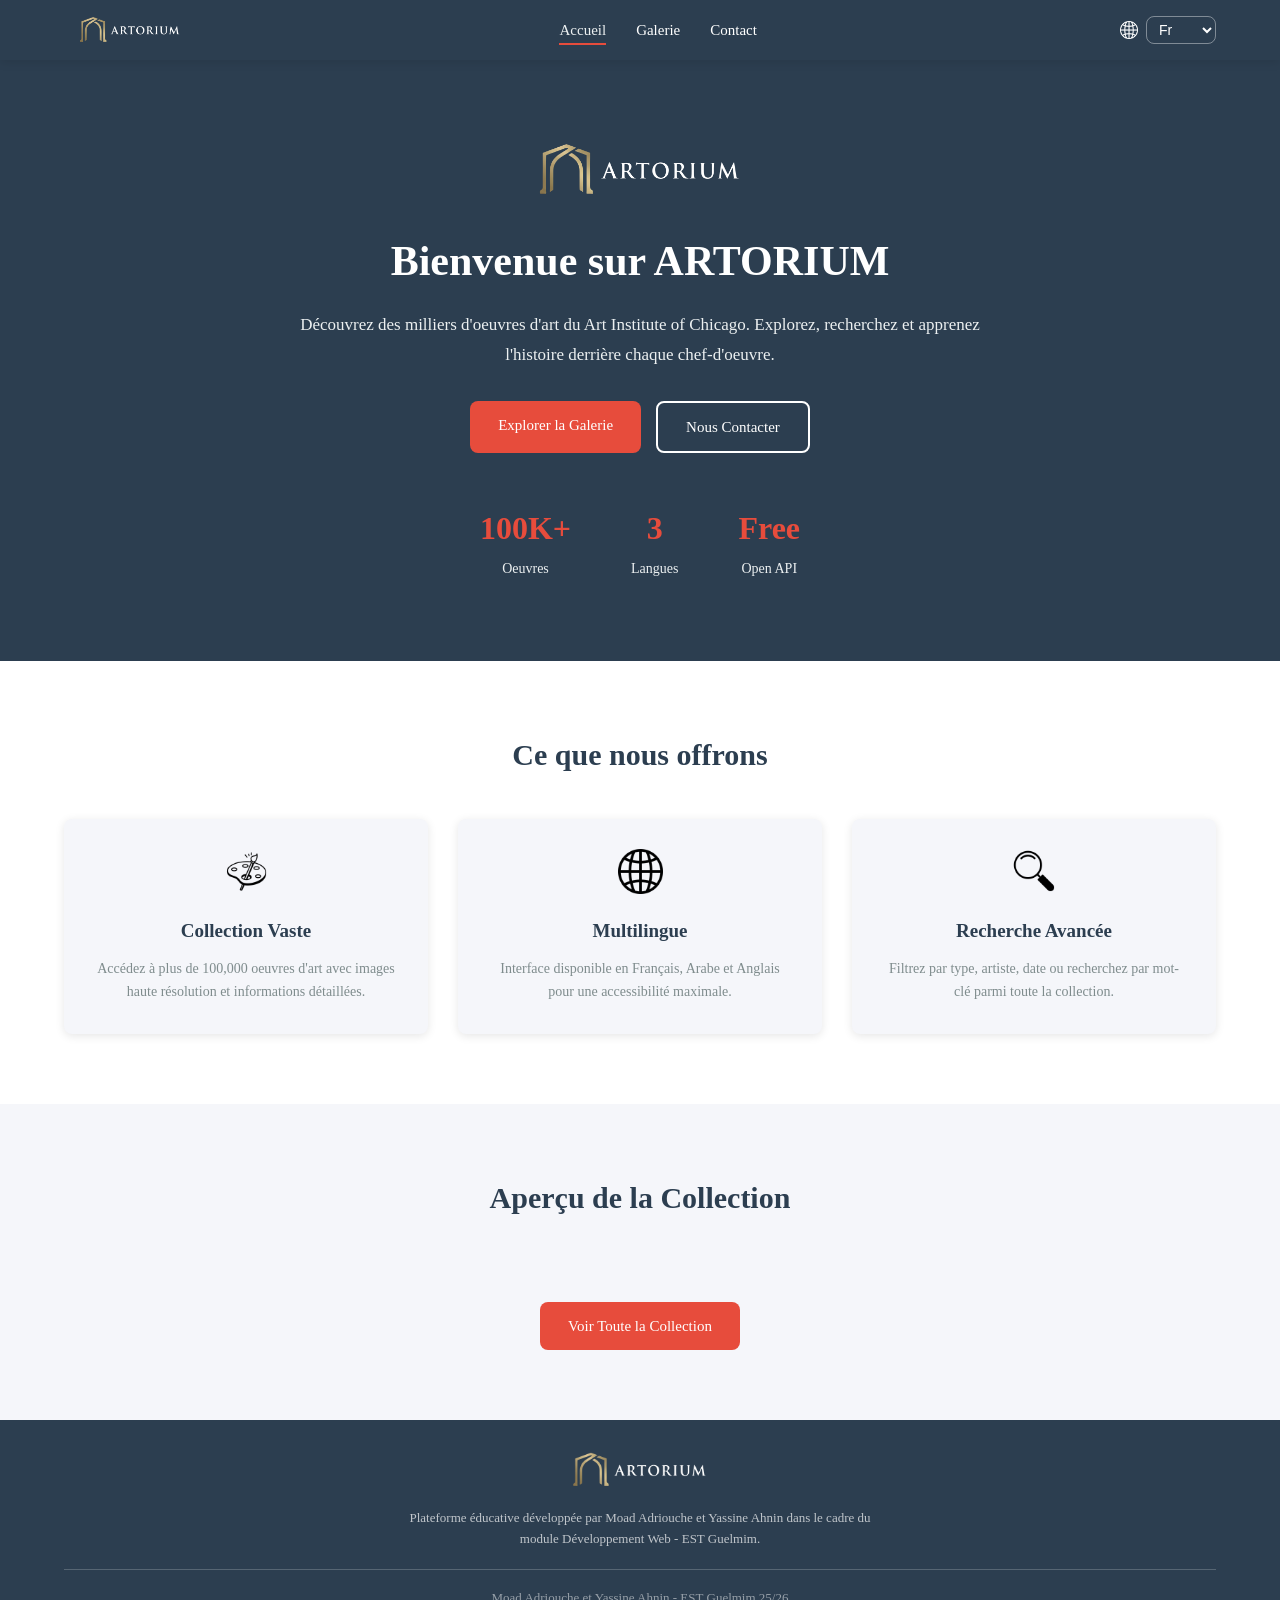
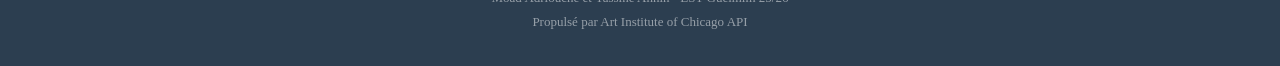
<file: index.html>
<!DOCTYPE html>
<html lang="fr">
<head>
    <meta charset="UTF-8">
    <meta name="viewport" content="width=device-width, initial-scale=1.0">
    <title>ARTORIUM - Accueil</title>
    <link rel="icon" type="image/png" href="icons/logo.png">
    <link rel="stylesheet" href="css/style.css">
</head>
<body>
    <!-- nav -->
    <nav class="navbar">
        <div class="container">
            <a href="index.html" class="nav-logo">
                <img src="icons/logo.png" alt="ARTORIUM" class="logo-img">
            </a>
            <ul class="nav-links">
                <li><a href="index.html" class="active" data-i18n="navHome">Accueil</a></li>
                <li><a href="main.html" data-i18n="navGallery">Galerie</a></li>
                <li><a href="contact.html" data-i18n="navContact">Contact</a></li>
            </ul>
            <div class="nav-lang">
                <img src="icons/globe.png" alt="Language" class="icon">
                <select id="langSelect">
                    <option value="fr">Fr</option>
                    <option value="ar">عربي</option>
                    <option value="en">Eng</option>
                </select>
            </div>
        </div>
    </nav>

    <!-- hero -->
    <section class="hero">
        <div class="container">
            <div class="hero-content">
                <img src="icons/logo.png" alt="ARTORIUM" class="hero-logo">
                <h1 data-i18n="heroTitle">Bienvenue sur ARTORIUM</h1>
                <p data-i18n="heroSubtitle">Découvrez des milliers d'oeuvres d'art du Art Institute of Chicago. Explorez, recherchez et apprenez l'histoire derrière chaque chef-d'oeuvre.</p>
                <div class="hero-buttons">
                    <a href="main.html" class="btn btn-primary" data-i18n="btnExplore">Explorer la Galerie</a>
                    <a href="contact.html" class="btn btn-secondary" data-i18n="btnContact">Nous Contacter</a>
                </div>
            </div>
            <div class="hero-stats">
                <div class="stat-item">
                    <span class="stat-number">100K+</span>
                    <span class="stat-label" data-i18n="statArtworks">Oeuvres</span>
                </div>
                <div class="stat-item">
                    <span class="stat-number">3</span>
                    <span class="stat-label" data-i18n="statLangs">Langues</span>
                </div>
                <div class="stat-item">
                    <span class="stat-number">Free</span>
                    <span class="stat-label" data-i18n="statApi">Open API</span>
                </div>
            </div>
        </div>
    </section>

    <!-- features -->
    <section class="features">
        <div class="container">
            <h2 data-i18n="featuresTitle">Ce que nous offrons</h2>
            <div class="features-grid">
                <div class="feature-card">
                    <div class="feature-icon">
                        <img src="icons/palette-de-peinture.png" alt="Art">
                    </div>
                    <h3 data-i18n="feat1Title">Collection Vaste</h3>
                    <p data-i18n="feat1Desc">Accédez à plus de 100,000 oeuvres d'art avec images haute résolution et informations détaillées.</p>
                </div>
                <div class="feature-card">
                    <div class="feature-icon">
                        <img src="icons/globe.png" alt="Multilingual">
                    </div>
                    <h3 data-i18n="feat2Title">Multilingue</h3>
                    <p data-i18n="feat2Desc">Interface disponible en Français, Arabe et Anglais pour une accessibilité maximale.</p>
                </div>
                <div class="feature-card">
                    <div class="feature-icon">
                        <img src="icons/chercher.png" alt="Search">
                    </div>
                    <h3 data-i18n="feat3Title">Recherche Avancée</h3>
                    <p data-i18n="feat3Desc">Filtrez par type, artiste, date ou recherchez par mot-clé parmi toute la collection.</p>
                </div>
            </div>
        </div>
    </section>

    <!-- preview -->
    <section class="preview">
        <div class="container">
            <h2 data-i18n="previewTitle">Aperçu de la Collection</h2>
            <div class="preview-grid" id="previewGrid">
                <!-- généré par script -->
            </div>
            <div class="preview-cta">
                <a href="main.html" class="btn btn-primary" data-i18n="btnSeeAll">Voir Toute la Collection</a>
            </div>
        </div>
    </section>

    <!-- footer -->
    <footer class="footer">
        <div class="container">
            <div class="footer-top">
                <img src="icons/logo.png" alt="ARTORIUM" class="footer-logo">
                <p data-i18n="footerDesc">Plateforme éducative développée par Moad Adriouche et Yassine Ahnin dans le cadre du module Développement Web - EST Guelmim.</p>
            </div>
            <div class="footer-bottom">
                <p>Moad Adriouche et Yassine Ahnin - EST Guelmim 25/26</p>
                <p data-i18n="poweredBy">Propulsé par Art Institute of Chicago API</p>
            </div>
        </div>
    </footer>

    <script src="js/app.js"></script>
</body>
</html>
</file>
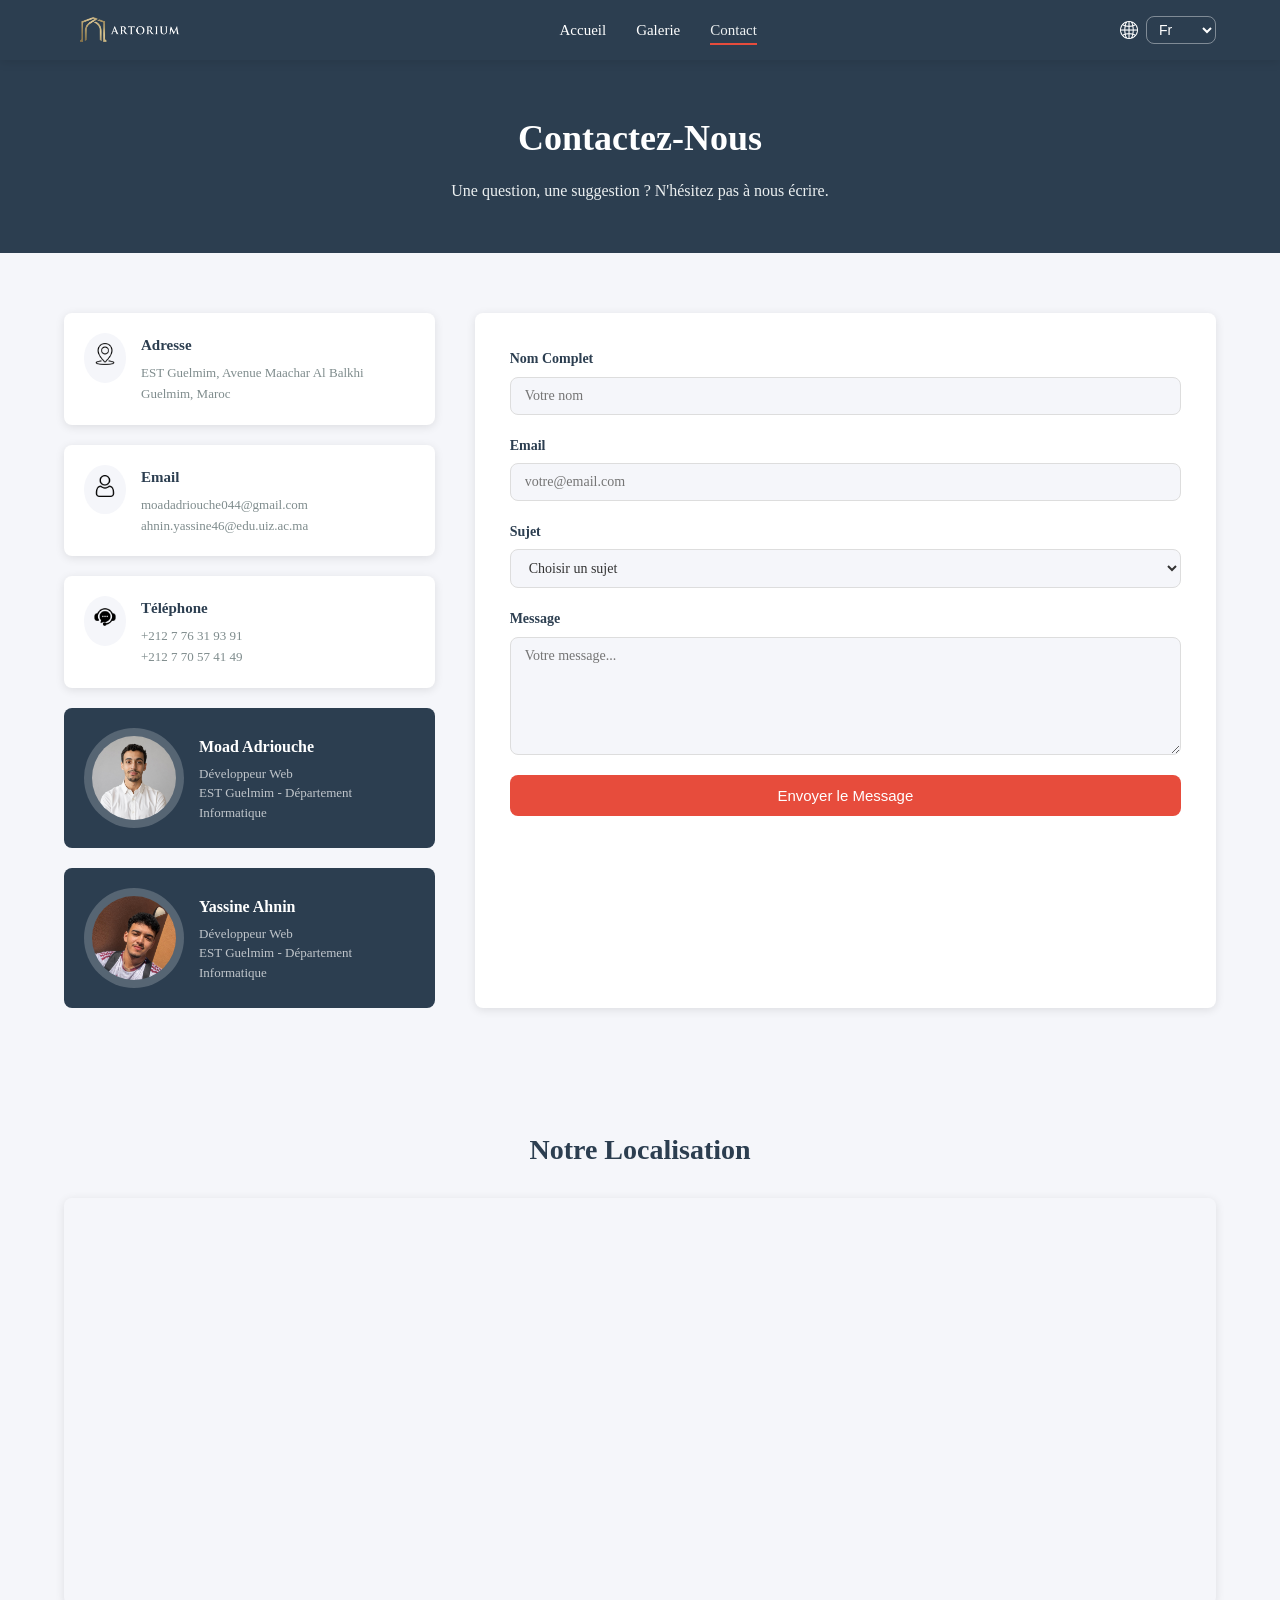
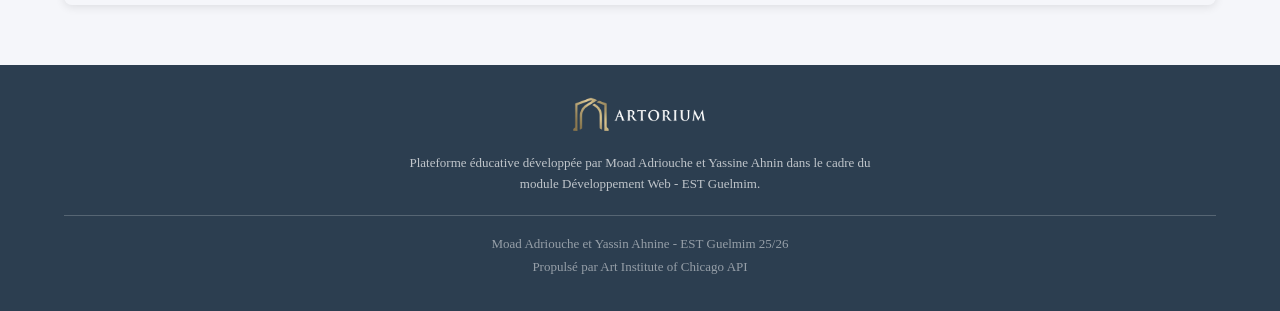
<file: contact.html>
<!DOCTYPE html>
<html lang="fr">
<head>
    <meta charset="UTF-8">
    <meta name="viewport" content="width=device-width, initial-scale=1.0">
    <title>ARTORIUM - Contact</title>
    <link rel="icon" type="image/png" href="icons/logo.png">
    <link rel="stylesheet" href="css/style.css">
</head>
<body>
    <!-- nav -->
    <nav class="navbar">
        <div class="container">
            <a href="index.html" class="nav-logo">
                <img src="icons/logo.png" alt="ARTORIUM" class="logo-img">
            </a>
            <ul class="nav-links">
                <li><a href="index.html" data-i18n="navHome">Accueil</a></li>
                <li><a href="main.html" data-i18n="navGallery">Galerie</a></li>
                <li><a href="contact.html" class="active" data-i18n="navContact">Contact</a></li>
            </ul>
            <div class="nav-lang">
                <img src="icons/globe.png" alt="Language" class="icon">
                <select id="langSelect">
                    <option value="fr">Fr</option>
                    <option value="ar">عربي</option>
                    <option value="en">Eng</option>
                </select>
            </div>
        </div>
    </nav>

    <!-- entete -->
    <header class="page-header">
        <div class="container">
            <h1 data-i18n="contactTitle">Contactez-Nous</h1>
            <p data-i18n="contactSubtitle">Une question, une suggestion ? N'hésitez pas à nous écrire.</p>
        </div>
    </header>

    <!-- contenu -->
    <main class="contact-main">
        <div class="container">
            <div class="contact-grid">
                <!-- info -->
                <div class="contact-info">
                    <div class="info-card">
                        <div class="info-icon">
                            <img src="icons/broche.png" alt="Location">
                        </div>
                        <div class="info-content">
                            <h3 data-i18n="addressLabel">Adresse</h3>
                            <p>EST Guelmim, Avenue Maachar Al Balkhi</p>
                            <p>Guelmim, Maroc</p>
                        </div>
                    </div>

                    <div class="info-card">
                        <div class="info-icon">
                            <img src="icons/user.png" alt="Email">
                        </div>
                        <div class="info-content">
                            <h3 data-i18n="emailLabel">Email</h3>
                            <p>moadadriouche044@gmail.com</p>
                            <p>ahnin.yassine46@edu.uiz.ac.ma</p>
                        </div>
                    </div>

                    <div class="info-card">
                        <div class="info-icon">
                            <img src="icons/customer-service.png" alt="Phone">
                        </div>
                        <div class="info-content">
                            <h3 data-i18n="phoneLabel">Téléphone</h3>
                            <p>+212 7 76 31 93 91</p>
                            <p>+212 7 70 57 41 49</p>
                        </div>
                    </div>

                    <div class="developer-card">
                        <img src="image/pp1.jpeg" alt="Developer" class="dev-avatar">
                        <div class="dev-info">
                            <h3 data-i18n="moad">Moad Adriouche</h3>
                            <p data-i18n="devRole">Développeur Web</p>
                            <p data-i18n="devSchool">EST Guelmim - Département Génie Informatique</p>
                        </div>
                    </div>
                    <div class="developer-card">
                        <img src="image/pp2.jpeg" alt="Developer" class="dev-avatar">
                        <div class="dev-info">
                            <h3 data-i18n="yassin">Yassine Ahnin</h3>
                            <p data-i18n="devRole">Développeur Web</p>
                            <p data-i18n="devSchool">EST Guelmim - Département Génie Informatique</p>
                        </div>
                    </div>
                </div>

                <!-- formulaire -->
                <div class="contact-form-wrapper">
                    <form class="contact-form" id="contactForm">
                        <div class="form-group">
                            <label for="name" data-i18n="formName">Nom Complet</label>
                            <input type="text" id="name" name="name" required data-i18n-placeholder="phName" placeholder="Votre nom">
                        </div>

                        <div class="form-group">
                            <label for="email" data-i18n="formEmail">Email</label>
                            <input type="email" id="email" name="email" required data-i18n-placeholder="phEmail" placeholder="votre@email.com">
                        </div>

                        <div class="form-group">
                            <label for="subject" data-i18n="formSubject">Sujet</label>
                            <select id="subject" name="subject" required>
                                <option value="" data-i18n="phSubject">Choisir un sujet</option>
                                <option value="bug" data-i18n="optBug">Signaler un bug</option>
                                <option value="feature" data-i18n="optFeature">Suggestion</option>
                                <option value="artwork" data-i18n="optArtwork">Info sur une oeuvre</option>
                                <option value="other" data-i18n="optOther">Autre</option>
                            </select>
                        </div>

                        <div class="form-group">
                            <label for="message" data-i18n="formMessage">Message</label>
                            <textarea id="message" name="message" rows="6" required data-i18n-placeholder="phMessage" placeholder="Votre message..."></textarea>
                        </div>

                        <button type="submit" class="btn btn-primary btn-full" data-i18n="btnSend">Envoyer le Message</button>
                    </form>

                    <div class="form-success" id="formSuccess" style="display: none;">
                        <img src="image/success.png" alt="Success">
                        <h3 data-i18n="successTitle">Message Envoyé !</h3>
                        <p data-i18n="successText">Merci de nous avoir contacté. Nous vous répondrons dans les plus brefs délais.</p>
                    </div>
                </div>
            </div>
        </div>
    </main>

    <!-- carte -->
    <section class="map-section">
        <div class="container">
            <h2 data-i18n="mapTitle">Notre Localisation</h2>
            <div class="map-container">
                <iframe 
                    src="https://www.google.com/maps/embed?pb=!1m18!1m12!1m3!1d3509.761044434224!2d-10.08585382379301!3d29.00087407546682!2m3!1f0!2f0!3f0!3m2!1i1024!2i768!4f13.1!3m3!1m2!1s0xdb51d2d017d9e6f%3A0xfba48ed3d16e2f22!2sEST%20%3A%20%C3%89cole%20Sup%C3%A9rieure%20de%20Technologie_Guelmim!5e0!3m2!1sfr!2sma!4v1714486400000!5m2!1sfr!2sma"
                    width="100%" 
                    height="400" 
                    style="border:0; border-radius: 12px;" 
                    allowfullscreen="" 
                    loading="lazy"
                    data-i18n-title="mapTitle">
                </iframe>
            </div>
        </div>
    </section>

    <!-- footer -->
    <footer class="footer">
        <div class="container">
            <div class="footer-top">
                <img src="icons/logo.png" alt="ARTORIUM" class="footer-logo">
                <p data-i18n="footerDesc">Plateforme éducative développée par Moad Adriouche et Yassine Ahnin dans le cadre du module Développement Web - EST Guelmim.</p>
            </div>
            <div class="footer-bottom">
                <p>Moad Adriouche et Yassin Ahnine - EST Guelmim 25/26</p>
                <p data-i18n="poweredBy">Propulsé par Art Institute of Chicago API</p>
            </div>
        </div>
    </footer>

    <script src="js/app.js"></script>
</body>
</html>
</file>
<file: css/style.css>
/* couleurs*/
:root {
    --couleur-principale: #2c3e50;
    --couleur-accent: #e74c3c;
    --couleur-clair: #ecf0f1;
    --couleur-texte: #333333;
    --couleur-gris: #7f8c8d;
    --couleur-blanc: #ffffff;
    --couleur-fond: #f5f6fa;
    --ombre: 0 2px 10px rgba(0, 0, 0, 0.1);
    --rayon: 8px;

/* reset */
* {
    margin: 0;
    padding: 0;
    box-sizing: border-box;
}

body {
    font-family: Georgia, 'Times New Roman', serif;
    color: var(--couleur-texte);
    background-color: var(--couleur-fond);
    line-height: 1.6;
}

a {
    text-decoration: none;
    color: inherit;
}

ul {
    list-style: none;
}

img {
    max-width: 100%;
}

/* navbar */

.navbar {
    background-color: var(--couleur-principale);
    padding: 15px 0;
    position: sticky;
    top: 0;
    z-index: 100;
    box-shadow: var(--ombre);
}

.container {
    width: 90%;
    max-width: 1200px;
    margin: 0 auto;
}

.navbar .container {
    display: flex;
    align-items: center;
    justify-content: space-between;
}

.nav-logo {
    display: flex;
    align-items: center;
}

.logo-img {
    height: 30px;
    width: auto;
}

.nav-links {
    display: flex;
    gap: 30px;
}

.nav-links a {
    color: var(--couleur-blanc);
    font-size: 15px;
    padding: 5px 0;
    border-bottom: 2px solid transparent;
    transition: border-color 0.3s;
}

.nav-links a:hover,
.nav-links a.active {
    border-bottom: 2px solid var(--couleur-accent);
    color: var(--couleur-clair);
}

.nav-lang {
    display: flex;
    align-items: center;
    gap: 8px;
}

.nav-lang .icon {
    width: 18px;
    height: 18px;
    filter: invert(1);
}

#langSelect {
    background-color: transparent;
    color: var(--couleur-blanc);
    border: 1px solid rgba(255,255,255,0.4);
    padding: 4px 8px;
    border-radius: var(--rayon);
    cursor: pointer;
    font-size: 14px;
}

#langSelect option {
    background-color: var(--couleur-principale);
    color: var(--couleur-blanc);
}

/* boutons */

.btn {
    display: inline-block;
    padding: 12px 28px;
    border-radius: var(--rayon);
    font-size: 15px;
    cursor: pointer;
    transition: opacity 0.2s, transform 0.2s;
    border: none;
}

.btn:hover {
    opacity: 0.85;
    transform: translateY(-2px);
}

.btn-primary {
    background-color: var(--couleur-accent);
    color: var(--couleur-blanc);
}

.btn-secondary {
    background-color: transparent;
    color: var(--couleur-blanc);
    border: 2px solid var(--couleur-blanc);
}

.btn-full {
    width: 100%;
    text-align: center;
}

/* hero */

.hero {
    background-color: var(--couleur-principale);
    color: var(--couleur-blanc);
    padding: 80px 0;
    text-align: center;
}

.hero-content {
    max-width: 700px;
    margin: 0 auto;
}

.hero-logo {
    height: 60px;
    margin-bottom: 20px;
}

.hero h1 {
    font-size: 42px;
    margin-bottom: 15px;
    font-weight: bold;
}

.hero p {
    font-size: 17px;
    color: var(--couleur-clair);
    margin-bottom: 30px;
    line-height: 1.8;
}

.hero-buttons {
    display: flex;
    gap: 15px;
    justify-content: center;
    flex-wrap: wrap;
    margin-bottom: 50px;
}

.hero-stats {
    display: flex;
    justify-content: center;
    gap: 60px;
    margin-top: 10px;
}

.stat-item {
    display: flex;
    flex-direction: column;
    align-items: center;
}

.stat-number {
    font-size: 32px;
    font-weight: bold;
    color: var(--couleur-accent);
}

.stat-label {
    font-size: 14px;
    color: var(--couleur-clair);
    margin-top: 4px;
}

/* features */

.features {
    padding: 70px 0;
    background-color: var(--couleur-blanc);
}

.features h2 {
    text-align: center;
    font-size: 30px;
    color: var(--couleur-principale);
    margin-bottom: 40px;
}

.features-grid {
    display: grid;
    grid-template-columns: repeat(3, 1fr);
    gap: 30px;
}

.feature-card {
    background-color: var(--couleur-fond);
    padding: 30px;
    border-radius: var(--rayon);
    text-align: center;
    box-shadow: var(--ombre);
    transition: transform 0.3s;
}

.feature-card:hover {
    transform: translateY(-5px);
}

.feature-icon {
    margin-bottom: 15px;
}

.feature-icon img {
    width: 45px;
    height: 45px;
}

.feature-card h3 {
    font-size: 19px;
    color: var(--couleur-principale);
    margin-bottom: 10px;
}

.feature-card p {
    font-size: 14px;
    color: var(--couleur-gris);
    line-height: 1.7;
}

/* preview */

.preview {
    padding: 70px 0;
    background-color: var(--couleur-fond);
}

.preview h2 {
    text-align: center;
    font-size: 30px;
    color: var(--couleur-principale);
    margin-bottom: 40px;
}

.preview-grid {
    display: grid;
    grid-template-columns: repeat(4, 1fr);
    gap: 20px;
    margin-bottom: 40px;
}

.preview-cta {
    text-align: center;
}

/* footer */

.footer {
    background-color: var(--couleur-principale);
    color: var(--couleur-clair);
    padding: 30px 0;
    text-align: center;
}

.footer-top {
    margin-bottom: 20px;
}

.footer-logo {
    height: 40px;
    margin-bottom: 10px;
}

.footer-top p {
    font-size: 13px;
    color: rgba(255,255,255,0.7);
    max-width: 500px;
    margin: 0 auto;
    line-height: 1.6;
}

.footer-bottom {
    border-top: 1px solid rgba(255,255,255,0.2);
    padding-top: 15px;
    font-size: 13px;
    color: rgba(255,255,255,0.5);
}

.footer-bottom p {
    margin: 3px 0;
}

/* PAGE GALERIE - HEADER */

.gallery-header {
    background-color: var(--couleur-principale);
    color: var(--couleur-blanc);
    padding: 50px 0;
    text-align: center;
}

.gallery-header h1 {
    font-size: 36px;
    margin-bottom: 10px;
}

.gallery-header p {
    font-size: 16px;
    color: var(--couleur-clair);
}

/* GALERIE - CONTROLS & FILTRES */

.main {
    padding: 40px 0;
}

.controls-bar {
    margin-bottom: 20px;
    display: flex;
    align-items: center;
    justify-content: space-between;
    gap: 20px;
    flex-wrap: wrap;
}

.search-box {
    display: flex;
    align-items: center;
    background-color: var(--couleur-blanc);
    border: 1px solid #ddd;
    border-radius: var(--rayon);
    padding: 10px 15px;
    gap: 10px;
    flex: 1;
    min-width: 200px;
}

.artwork-count {
    display: flex;
    align-items: center;
    gap: 5px;
    font-size: 15px;
    color: var(--couleur-gris);
    font-weight: 500;
    white-space: nowrap;
}

.artwork-count span:first-child {
    font-size: 18px;
    color: var(--couleur-accent);
    font-weight: bold;
}

.search-box .icon {
    width: 18px;
    height: 18px;
    opacity: 0.5;
}

.search-box input {
    border: none;
    outline: none;
    font-size: 15px;
    width: 100%;
    background: transparent;
    font-family: inherit;
}

.filters {
    display: flex;
    gap: 10px;
    margin-bottom: 30px;
    flex-wrap: wrap;
}

.filter-btn {
    padding: 8px 20px;
    border: 2px solid var(--couleur-principale);
    background-color: transparent;
    color: var(--couleur-principale);
    border-radius: 20px;
    cursor: pointer;
    font-size: 14px;
    font-family: inherit;
    transition: all 0.2s;
}

.filter-btn:hover,
.filter-btn.active {
    background-color: var(--couleur-principale);
    color: var(--couleur-blanc);
}

/* galerie */

.gallery-grid {
    display: grid;
    grid-template-columns: repeat(4, 1fr);
    gap: 20px;
    margin-bottom: 40px;
}

/* carte */
.artwork-card {
    background-color: var(--couleur-blanc);
    border-radius: var(--rayon);
    overflow: hidden;
    box-shadow: var(--ombre);
    cursor: pointer;
    transition: transform 0.3s;
}

.artwork-card:hover {
    transform: translateY(-5px);
}

.artwork-card img {
    width: 100%;
    height: 200px;
    object-fit: cover;
}

.artwork-card .card-info {
    padding: 12px;
}

.artwork-card .card-info h3 {
    font-size: 14px;
    color: var(--couleur-principale);
    margin-bottom: 5px;
    /* Coupe le texte long */
    white-space: nowrap;
    overflow: hidden;
    text-overflow: ellipsis;
}

.artwork-card .card-info p {
    font-size: 12px;
    color: var(--couleur-gris);
}

/* pagination */

.loading-state {
    text-align: center;
    padding: 60px 0;
    color: var(--couleur-gris);
}

.spinner {
    width: 45px;
    height: 45px;
    animation: rotation 1s linear infinite;
    margin-bottom: 15px;
}

@keyframes rotation {
    from { transform: rotate(0deg); }
    to   { transform: rotate(360deg); }
}

.pagination {
    display: flex;
    align-items: center;
    justify-content: center;
    gap: 20px;
    margin-top: 10px;
}

.page-btn {
    display: flex;
    align-items: center;
    gap: 6px;
    padding: 10px 20px;
    border: 1px solid #ddd;
    background-color: var(--couleur-blanc);
    color: var(--couleur-texte);
    border-radius: var(--rayon);
    cursor: pointer;
    font-size: 14px;
    font-family: inherit;
    transition: background-color 0.2s;
}

.page-btn:hover {
    background-color: var(--couleur-fond);
}

.page-btn img {
    width: 16px;
    height: 16px;
}

.page-info {
    font-size: 15px;
    color: var(--couleur-gris);
}

/* modal */

.modal {
    display: none;
    position: fixed;
    top: 0;
    left: 0;
    width: 100%;
    height: 100%;
    background-color: rgba(0, 0, 0, 0.6);
    z-index: 200;
    overflow-y: auto;
}

.modal.active {
    display: flex;
    align-items: center;
    justify-content: center;
    padding: 20px;
}

.modal-content {
    background-color: var(--couleur-blanc);
    border-radius: var(--rayon);
    max-width: 900px;
    width: 100%;
    position: relative;
    overflow: hidden;
    max-height: 90vh;
    overflow-y: auto;
}

.modal-close {
        position: absolute;
        top: 20px;
        right: 20px;
        display: inline-flex;
        align-items: center;
        justify-content: center;
        margin: 0;
        width: 40px;
        height: 40px;
        padding: 0;
        background: #ff0000;
        border: none;
        border-radius: 50%;
        color: white;
        cursor: pointer;
        transition: background 0.2s;
    }

    .modal-close:hover {
        background: #ff1900;
    }

    .modal-close img {
        width: 16px;
        height: 16px;
        margin: 0;
    }

.modal-body {
    display: grid;
    grid-template-columns: 1fr 1fr;
}

.modal-image {
    background-color: #000;
    display: flex;
    align-items: center;
    justify-content: center;
    min-height: 400px;
}

.modal-image img {
    width: 100%;
    height: 100%;
    object-fit: contain;
    max-height: 500px;
}

.modal-info {
    padding: 30px;
    overflow-y: auto;
    max-height: 500px;
}

.modal-info h2 {
    font-size: 20px;
    color: var(--couleur-principale);
    margin-bottom: 20px;
    line-height: 1.4;
}

.meta-grid {
    display: grid;
    grid-template-columns: 1fr 1fr;
    gap: 15px;
    margin-bottom: 20px;
}

.meta-item {
    display: flex;
    align-items: flex-start;
    gap: 10px;
}

.meta-item img {
    width: 18px;
    height: 18px;
    margin-top: 2px;
    opacity: 0.6;
    flex-shrink: 0;
}

.meta-label {
    display: block;
    font-size: 11px;
    color: var(--couleur-gris);
    text-transform: uppercase;
    letter-spacing: 0.5px;
    margin-bottom: 2px;
}

.meta-item p {
    font-size: 14px;
    color: var(--couleur-texte);
}

.description-box {
    background-color: var(--couleur-fond);
    padding: 15px;
    border-radius: var(--rayon);
    margin-bottom: 20px;
}

.description-box h3 {
    font-size: 14px;
    color: var(--couleur-principale);
    margin-bottom: 8px;
}

.description-box p {
    font-size: 13px;
    color: var(--couleur-gris);
    line-height: 1.7;
}

.external-link {
    display: flex;
    align-items: center;
    gap: 8px;
    color: var(--couleur-accent);
    font-size: 14px;
    transition: opacity 0.2s;
}

.external-link:hover {
    opacity: 0.75;
}

.external-link img {
    width: 14px;
    height: 14px;
}

/* contact */

.page-header {
    background-color: var(--couleur-principale);
    color: var(--couleur-blanc);
    padding: 50px 0;
    text-align: center;
}

.page-header h1 {
    font-size: 36px;
    margin-bottom: 10px;
}

.page-header p {
    font-size: 16px;
    color: var(--couleur-clair);
}

/* contact */

.contact-main {
    padding: 60px 0;
}

.contact-grid {
    display: grid;
    grid-template-columns: 1fr 2fr;
    gap: 40px;
}

/* info */
.contact-info {
    display: flex;
    flex-direction: column;
    gap: 20px;
}

.info-card {
    background-color: var(--couleur-blanc);
    padding: 20px;
    border-radius: var(--rayon);
    box-shadow: var(--ombre);
    display: flex;
    align-items: flex-start;
    gap: 15px;
}

.info-icon {
    background-color: var(--couleur-fond);
    padding: 10px;
    border-radius: 50%;
    flex-shrink: 0;
}

.info-icon img {
    width: 22px;
    height: 22px;
}

.info-content h3 {
    font-size: 15px;
    color: var(--couleur-principale);
    margin-bottom: 6px;
}

.info-content p {
    font-size: 13px;
    color: var(--couleur-gris);
    line-height: 1.6;
}

.developer-card {
    background-color: var(--couleur-principale);
    color: var(--couleur-blanc);
    padding: 20px;
    border-radius: var(--rayon);
    display: flex;
    align-items: center;
    gap: 15px;
}

.dev-avatar {
    width: 100px;
    height: 100px;
    border-radius: 50%;
    background-color: rgba(255,255,255,0.2);
    padding: 8px;
    filter: invert(0);
}

.dev-info h3 {
    font-size: 16px;
    margin-bottom: 4px;
}

.dev-info p {
    font-size: 13px;
    color: rgba(255,255,255,0.7);
    line-height: 1.5;
}

/* formulaire */

.contact-form-wrapper {
    background-color: var(--couleur-blanc);
    padding: 35px;
    border-radius: var(--rayon);
    box-shadow: var(--ombre);
}

.contact-form {
    display: flex;
    flex-direction: column;
    gap: 20px;
}

.form-group {
    display: flex;
    flex-direction: column;
    gap: 6px;
}

.form-group label {
    font-size: 14px;
    font-weight: bold;
    color: var(--couleur-principale);
}

.form-group input,
.form-group select,
.form-group textarea {
    border: 1px solid #ddd;
    border-radius: var(--rayon);
    padding: 10px 14px;
    font-size: 14px;
    font-family: inherit;
    color: var(--couleur-texte);
    background-color: var(--couleur-fond);
    outline: none;
    transition: border-color 0.2s;
}

.form-group input:focus,
.form-group select:focus,
.form-group textarea:focus {
    border-color: var(--couleur-principale);
}

.form-group textarea {
    resize: vertical;
}

/* succes */
.form-success {
    text-align: center;
    padding: 40px 20px;
}

.form-success img {
    width: 60px;
    height: 60px;
    margin-bottom: 15px;
}

.form-success h3 {
    font-size: 22px;
    color: var(--couleur-principale);
    margin-bottom: 10px;
}

.form-success p {
    font-size: 15px;
    color: var(--couleur-gris);
    line-height: 1.6;
}

/* SECTION CARTE (MAP) */

.map-section {
    padding: 60px 0;
    background-color: var(--couleur-fond);
}

.map-section h2 {
    text-align: center;
    font-size: 28px;
    color: var(--couleur-principale);
    margin-bottom: 25px;
}

.map-container {
    border-radius: var(--rayon);
    overflow: hidden;
    box-shadow: var(--ombre);
}

/* RESPONSIVE - TABLETTE */

@media (max-width: 900px) {
    .features-grid {
        grid-template-columns: 1fr 1fr;
    }

    .gallery-grid,
    .preview-grid {
        grid-template-columns: repeat(2, 1fr);
    }

    .modal-body {
        grid-template-columns: 1fr;
    }

    .modal-image {
        min-height: 250px;
        max-height: 50vh;
    }

    .modal-close {
        position: absolute;
        top: 20px;
        right: 20px;
    }

    .contact-grid {
        grid-template-columns: 1fr;
    }

    .meta-grid {
        grid-template-columns: 1fr;
    }
}


/* MOBILE */

@media (max-width: 600px) {
    .navbar .container {
        flex-wrap: wrap;
        gap: 10px;
    }

    .nav-links {
        gap: 15px;
    }

    .nav-lang {
    display: flex;
    align-items: center;
    gap: 8px;
    }

    .hero h1 {
        font-size: 28px;
    }

    .hero-stats {
        gap: 30px;
    }

    .features-grid {
        grid-template-columns: 1fr;
    }

    .gallery-grid,
    .preview-grid {
        grid-template-columns: 1fr;
    }

    .hero-buttons {
        flex-direction: column;
        align-items: center;
    }

    .contact-form-wrapper {
        padding: 20px;
    }

    .controls-bar {
        flex-direction: column;
        align-items: flex-start;
    }

    .search-box {
        width: 100%;
        max-width: 100%;
        min-width: auto;
    }

    .artwork-count {
        width: 100%;
        justify-content: flex-start;
    }
    .modal-close {
        position: absolute;
        top: 20px;
        right: 20px;
    }
}
</file>
